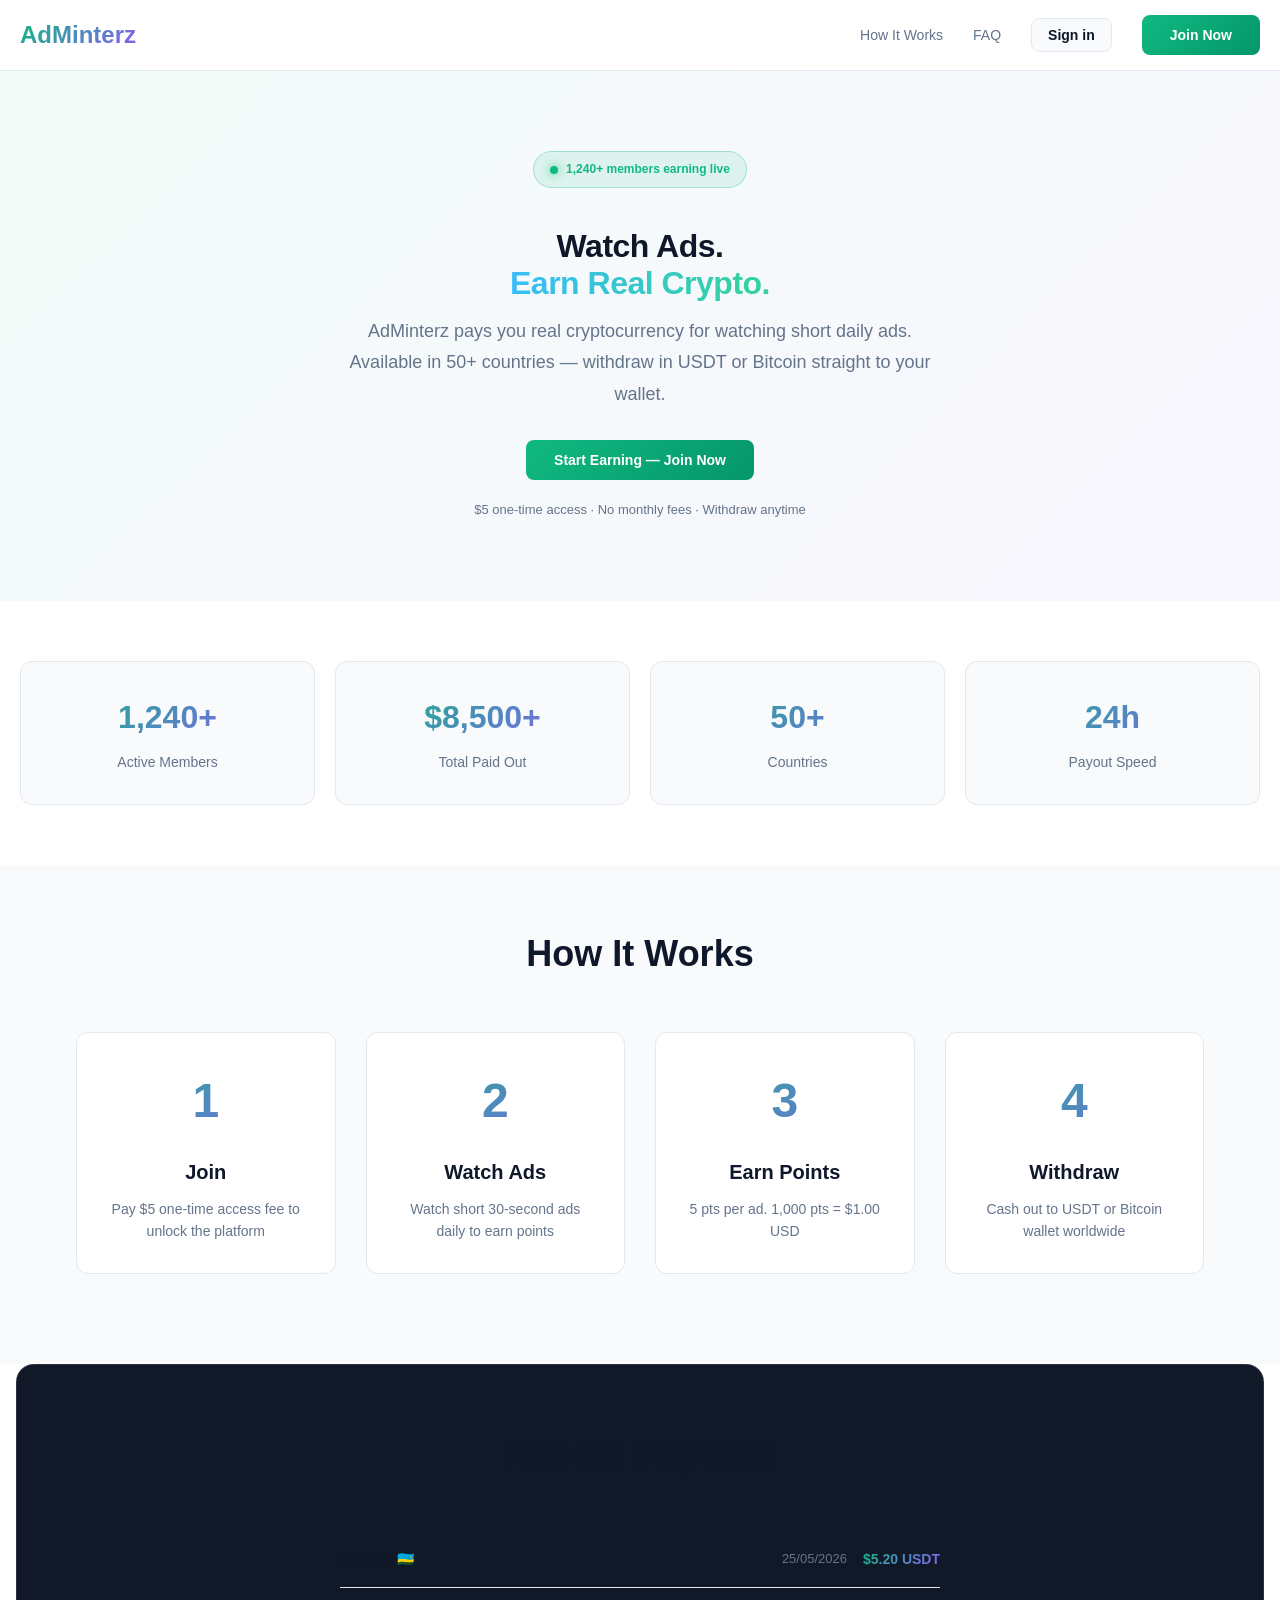
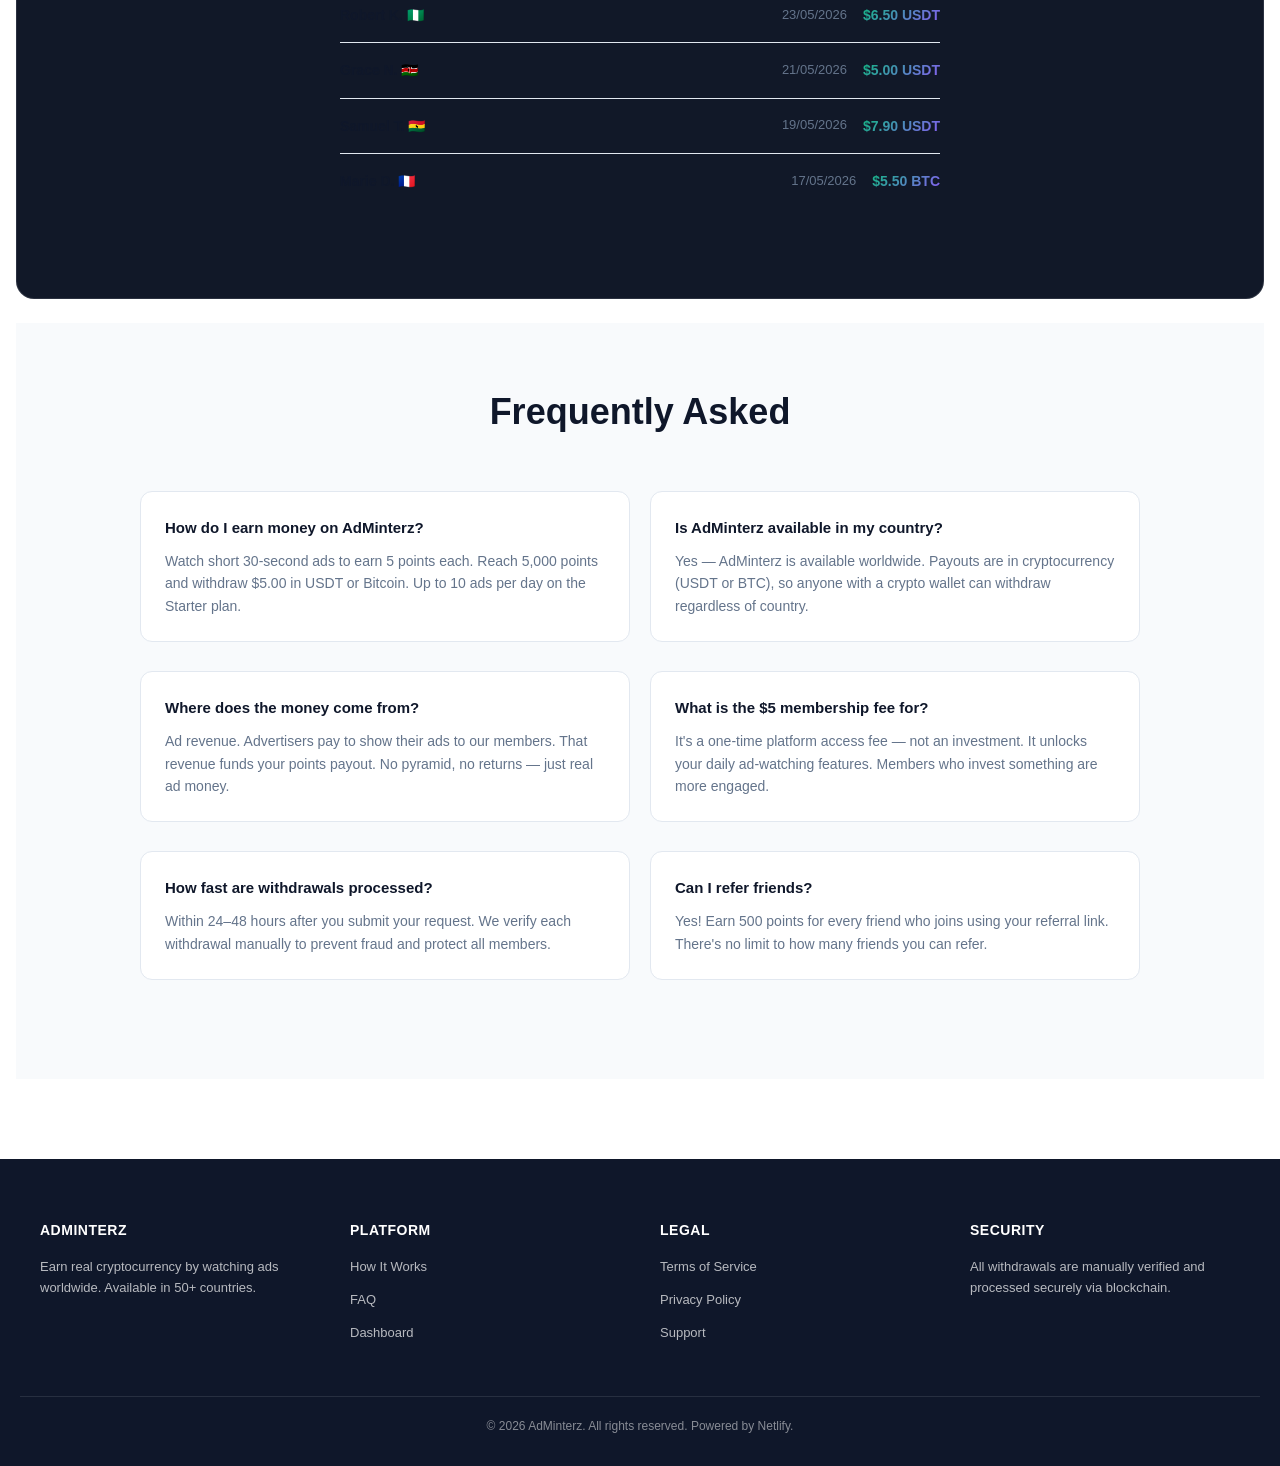
<file: adminterz/index.html>
<!DOCTYPE html>
<html lang="en">
<head>
  <meta charset="UTF-8"/>
  <meta name="viewport" content="width=device-width, initial-scale=1.0, maximum-scale=1.0"/>
  <title>AdMinterz — Earn Real Money Watching Ads | Worldwide Ad Reward Platform</title>
  <meta name="description" content="AdMinterz pays you real money for watching ads. Earn points daily, withdraw to USDT or Bitcoin. Available worldwide. Join thousands of earners — from $5 one-time membership."/>
  <meta name="keywords" content="earn money watching ads, get paid to watch ads 2025, AdMinterz earn crypto, watch ads earn bitcoin, earn USDT watching ads, make money online ads, paid to watch videos"/>
  <meta name="robots" content="index, follow, max-snippet:-1, max-image-preview:large"/>
  <link rel="canonical" href="https://adminterz.netlify.app/"/>
  <meta name="google-site-verification" content="google7a173b5f13332b27"/>
  
  <!-- Netlify Identity -->
  <script src="https://identity.netlify.com/v1/netlify-identity-widget.js"></script>
  
  <!-- Ad Network Scripts -->
  <script>(function(s){s.dataset.zone='11059962','11059955','11059956',s.src='https://al5sm.com/tag.min.js'})([document.documentElement, document.body].filter(Boolean).pop().appendChild(document.createElement('script')))</script>
  
  <!-- Open Graph & Twitter -->
  <meta property="og:type" content="website"/>
  <meta property="og:title" content="AdMinterz — Earn Real Money Watching Ads Worldwide"/>
  <meta property="og:description" content="Watch ads daily and earn crypto. Withdraw in USDT or Bitcoin. Available worldwide."/>
  <meta property="og:url" content="https://adminterz.netlify.app/"/>
  <meta property="og:site_name" content="AdMinterz"/>
  <meta name="twitter:card" content="summary_large_image"/>
  <meta name="twitter:title" content="AdMinterz — Watch Ads, Earn Real Money"/>
  <meta name="twitter:description" content="Join the worldwide ad-reward platform. Watch ads, earn points, withdraw to crypto globally."/>
  
  <!-- Structured Data -->
  <script type="application/ld+json">
  {
    "@context": "https://schema.org",
    "@type": "WebApplication",
    "name": "AdMinterz",
    "url": "https://adminterz.netlify.app",
    "description": "AdMinterz is a worldwide ad-reward platform. Members earn real money by watching ads.",
    "applicationCategory": "FinanceApplication",
    "operatingSystem": "All",
    "offers": {"@type":"Offer","price":"5.00","priceCurrency":"USD"},
    "aggregateRating": {"@type":"AggregateRating","ratingValue":"4.8","reviewCount":"1,240"}
  }
  </script>
  
  <link rel="stylesheet" href="css/style.css"/>
  <style>
    :root {
      --primary: #10b981;
      --primary-dark: #059669;
      --accent: #8b5cf6;
      --gold: #f59e0b;
      --danger: #ef4444;
      --text: #0f172a;
      --text-secondary: #64748b;
      --bg: #ffffff;
      --bg-secondary: #f8fafc;
      --border: #e2e8f0;
      --font-display: 'Sora', -apple-system, BlinkMacSystemFont, 'Segoe UI', sans-serif;
      --font-body: 'Inter', -apple-system, BlinkMacSystemFont, 'Segoe UI', sans-serif;
    }

    * {
      margin: 0;
      padding: 0;
      box-sizing: border-box;
    }

    html, body {
      width: 100%;
      font-family: var(--font-body);
      color: var(--text);
      background: var(--bg);
      line-height: 1.6;
    }

    .container {
      max-width: 1200px;
      margin: 0 auto;
      padding: 0 20px;
    }

    /* Header */
    header {
      position: sticky;
      top: 0;
      z-index: 100;
      background: var(--bg);
      border-bottom: 1px solid var(--border);
      backdrop-filter: blur(10px);
      background-color: rgba(255, 255, 255, 0.95);
    }

    .header-content {
      display: flex;
      justify-content: space-between;
      align-items: center;
      height: 70px;
      padding: 0 20px;
    }

    .logo {
      font-family: var(--font-display);
      font-size: 24px;
      font-weight: 800;
      background: linear-gradient(135deg, var(--primary) 0%, var(--accent) 100%);
      -webkit-background-clip: text;
      -webkit-text-fill-color: transparent;
      background-clip: text;
    }

    .nav-links {
      display: flex;
      gap: 30px;
      align-items: center;
    }

    .nav-links a {
      text-decoration: none;
      color: var(--text-secondary);
      font-size: 14px;
      font-weight: 500;
      transition: color 0.3s;
    }

    .nav-links a:hover {
      color: var(--primary);
    }

    .btn-signin {
      padding: 8px 16px;
      background: var(--bg-secondary);
      border: 1px solid var(--border);
      border-radius: 8px;
      cursor: pointer;
      font-size: 14px;
      font-weight: 600;
      color: var(--text);
      transition: all 0.3s;
    }

    .btn-signin:hover {
      border-color: var(--primary);
      color: var(--primary);
    }

    .btn-primary {
      padding: 12px 28px;
      background: linear-gradient(135deg, var(--primary) 0%, var(--primary-dark) 100%);
      color: white;
      border: none;
      border-radius: 8px;
      cursor: pointer;
      font-size: 14px;
      font-weight: 600;
      transition: all 0.3s;
    }

    .btn-primary:hover {
      transform: translateY(-2px);
      box-shadow: 0 8px 24px rgba(16, 185, 129, 0.3);
    }

    /* Hero Section */
    .hero {
      padding: 80px 20px;
      text-align: center;
      background: linear-gradient(135deg, rgba(16, 185, 129, 0.05) 0%, rgba(139, 92, 246, 0.05) 100%);
    }

    .live-badge {
      display: inline-flex;
      align-items: center;
      gap: 8px;
      background: rgba(16, 185, 129, 0.1);
      border: 1px solid rgba(16, 185, 129, 0.3);
      border-radius: 20px;
      padding: 8px 16px;
      font-size: 12px;
      font-weight: 600;
      color: var(--primary);
      margin-bottom: 20px;
      animation: pulse 2s infinite;
    }

    @keyframes pulse {
      0%, 100% { opacity: 1; }
      50% { opacity: 0.7; }
    }

    .glow-dot {
      width: 8px;
      height: 8px;
      background: var(--primary);
      border-radius: 50%;
      animation: blink 2s infinite;
    }

    @keyframes blink {
      0%, 100% { opacity: 1; }
      50% { opacity: 0.4; }
    }

    h1 {
      font-family: var(--font-display);
      font-size: 56px;
      font-weight: 900;
      line-height: 1.2;
      margin: 20px 0;
      color: var(--text);
    }

    h1 span {
      background: linear-gradient(135deg, var(--primary) 0%, var(--accent) 100%);
      -webkit-background-clip: text;
      -webkit-text-fill-color: transparent;
      background-clip: text;
    }

    .hero p {
      font-size: 18px;
      color: var(--text-secondary);
      margin-bottom: 30px;
      max-width: 600px;
      margin-left: auto;
      margin-right: auto;
    }

    .cta-buttons {
      display: flex;
      gap: 16px;
      justify-content: center;
      flex-wrap: wrap;
      margin-bottom: 20px;
    }

    .cta-sub {
      font-size: 13px;
      color: var(--text-secondary);
    }

    /* Stats Section */
    .stats-grid {
      display: grid;
      grid-template-columns: repeat(auto-fit, minmax(200px, 1fr));
      gap: 20px;
      margin: 60px 0;
      padding: 0 20px;
    }

    .stat-item {
      text-align: center;
      padding: 30px;
      background: var(--bg-secondary);
      border-radius: 12px;
      border: 1px solid var(--border);
      transition: all 0.3s;
    }

    .stat-item:hover {
      border-color: var(--primary);
      transform: translateY(-4px);
    }

    .stat-value {
      font-family: var(--font-display);
      font-size: 32px;
      font-weight: 800;
      background: linear-gradient(135deg, var(--primary) 0%, var(--accent) 100%);
      -webkit-background-clip: text;
      -webkit-text-fill-color: transparent;
      background-clip: text;
      margin-bottom: 8px;
    }

    .stat-label {
      font-size: 14px;
      color: var(--text-secondary);
    }

    /* How It Works */
    .how-section {
      padding: 60px 20px;
      background: var(--bg-secondary);
    }

    .section-title {
      font-family: var(--font-display);
      font-size: 36px;
      font-weight: 800;
      text-align: center;
      margin-bottom: 50px;
      color: var(--text);
    }

    .how-grid {
      display: grid;
      grid-template-columns: repeat(auto-fit, minmax(250px, 1fr));
      gap: 30px;
      margin-bottom: 30px;
    }

    .how-card {
      background: var(--bg);
      padding: 30px;
      border-radius: 12px;
      border: 1px solid var(--border);
      text-align: center;
      transition: all 0.3s;
    }

    .how-card:hover {
      border-color: var(--primary);
      box-shadow: 0 12px 36px rgba(16, 185, 129, 0.1);
    }

    .how-number {
      font-family: var(--font-display);
      font-size: 48px;
      font-weight: 900;
      background: linear-gradient(135deg, var(--primary) 0%, var(--accent) 100%);
      -webkit-background-clip: text;
      -webkit-text-fill-color: transparent;
      background-clip: text;
      margin-bottom: 16px;
    }

    .how-title {
      font-family: var(--font-display);
      font-size: 20px;
      font-weight: 700;
      margin-bottom: 10px;
      color: var(--text);
    }

    .how-desc {
      font-size: 14px;
      color: var(--text-secondary);
      line-height: 1.6;
    }

    /* Proof Section */
    .proof-section {
      padding: 60px 20px;
    }

    .proof-table {
      width: 100%;
      max-width: 600px;
      margin: 30px auto;
      border-collapse: collapse;
    }

    .proof-row {
      border-bottom: 1px solid var(--border);
      padding: 16px 0;
      display: grid;
      grid-template-columns: 1fr auto auto;
      gap: 16px;
      align-items: center;
      font-size: 14px;
    }

    .proof-row:last-child {
      border-bottom: none;
    }

    .proof-name {
      font-weight: 600;
      color: var(--text);
    }

    .proof-date {
      color: var(--text-secondary);
      font-size: 13px;
    }

    .proof-amount {
      font-family: var(--font-display);
      font-weight: 700;
      background: linear-gradient(135deg, var(--primary) 0%, var(--accent) 100%);
      -webkit-background-clip: text;
      -webkit-text-fill-color: transparent;
      background-clip: text;
    }

    /* FAQ Section */
    .faq-section {
      padding: 60px 20px;
      background: var(--bg-secondary);
    }

    .faq-grid {
      display: grid;
      grid-template-columns: repeat(auto-fit, minmax(350px, 1fr));
      gap: 20px;
      max-width: 1000px;
      margin: 30px auto;
    }

    .faq-item {
      background: var(--bg);
      padding: 24px;
      border-radius: 12px;
      border: 1px solid var(--border);
      cursor: pointer;
      transition: all 0.3s;
    }

    .faq-item:hover {
      border-color: var(--primary);
      box-shadow: 0 8px 24px rgba(16, 185, 129, 0.1);
    }

    .faq-q {
      font-family: var(--font-display);
      font-weight: 700;
      color: var(--text);
      margin-bottom: 10px;
      font-size: 15px;
    }

    .faq-a {
      font-size: 14px;
      color: var(--text-secondary);
      line-height: 1.6;
    }

    /* Footer */
    footer {
      background: var(--text);
      color: white;
      padding: 60px 20px 30px;
      margin-top: 80px;
    }

    .footer-content {
      max-width: 1200px;
      margin: 0 auto 40px;
      display: grid;
      grid-template-columns: repeat(auto-fit, minmax(200px, 1fr));
      gap: 40px;
    }

    .footer-col h4 {
      font-family: var(--font-display);
      font-size: 14px;
      font-weight: 700;
      margin-bottom: 16px;
      text-transform: uppercase;
      letter-spacing: 0.5px;
    }

    .footer-col a, .footer-col p {
      font-size: 13px;
      color: rgba(255, 255, 255, 0.7);
      text-decoration: none;
      margin-bottom: 12px;
      display: block;
      transition: color 0.3s;
    }

    .footer-col a:hover {
      color: var(--primary);
    }

    .footer-bottom {
      border-top: 1px solid rgba(255, 255, 255, 0.1);
      padding-top: 20px;
      text-align: center;
      font-size: 12px;
      color: rgba(255, 255, 255, 0.5);
    }

    /* Responsive */
    @media (max-width: 768px) {
      h1 {
        font-size: 36px;
      }

      .hero p {
        font-size: 16px;
      }

      .nav-links {
        gap: 15px;
      }

      .how-grid {
        gap: 16px;
      }

      .proof-row {
        grid-template-columns: 1fr;
        gap: 8px;
      }

      .faq-grid {
        grid-template-columns: 1fr;
      }
    }
  </style>
</head>
<body>
  <!-- Header -->
  <header>
    <div class="header-content">
      <div class="logo">AdMinterz</div>
      <nav class="nav-links">
        <a href="#how">How It Works</a>
        <a href="#faq">FAQ</a>
        <button class="btn-signin" onclick="netlifyIdentity.open('login')">Sign in</button>
        <button class="btn-primary" onclick="netlifyIdentity.open('signup')">Join Now</button>
      </nav>
    </div>
  </header>

  <!-- Hero Section -->
  <section class="hero">
    <div class="container">
      <div class="live-badge">
        <div class="glow-dot"></div>
        <span>1,240+ members earning live</span>
      </div>
      <h1>Watch Ads.<br><span>Earn Real Crypto.</span></h1>
      <p>AdMinterz pays you real cryptocurrency for watching short daily ads. Available in 50+ countries — withdraw in USDT or Bitcoin straight to your wallet.</p>
      <div class="cta-buttons">
        <button class="btn-primary" onclick="netlifyIdentity.open('signup')">Start Earning — Join Now</button>
      </div>
      <div class="cta-sub">$5 one-time access · No monthly fees · Withdraw anytime</div>
    </div>
  </section>

  <!-- Stats Section -->
  <section class="stats-grid">
    <div class="stat-item">
      <div class="stat-value">1,240+</div>
      <div class="stat-label">Active Members</div>
    </div>
    <div class="stat-item">
      <div class="stat-value">$8,500+</div>
      <div class="stat-label">Total Paid Out</div>
    </div>
    <div class="stat-item">
      <div class="stat-value">50+</div>
      <div class="stat-label">Countries</div>
    </div>
    <div class="stat-item">
      <div class="stat-value">24h</div>
      <div class="stat-label">Payout Speed</div>
    </div>
  </section>

  <!-- How It Works -->
  <section class="how-section" id="how">
    <div class="container">
      <h2 class="section-title">How It Works</h2>
      <div class="how-grid">
        <div class="how-card">
          <div class="how-number">1</div>
          <div class="how-title">Join</div>
          <div class="how-desc">Pay $5 one-time access fee to unlock the platform</div>
        </div>
        <div class="how-card">
          <div class="how-number">2</div>
          <div class="how-title">Watch Ads</div>
          <div class="how-desc">Watch short 30-second ads daily to earn points</div>
        </div>
        <div class="how-card">
          <div class="how-number">3</div>
          <div class="how-title">Earn Points</div>
          <div class="how-desc">5 pts per ad. 1,000 pts = $1.00 USD</div>
        </div>
        <div class="how-card">
          <div class="how-number">4</div>
          <div class="how-title">Withdraw</div>
          <div class="how-desc">Cash out to USDT or Bitcoin wallet worldwide</div>
        </div>
      </div>
    </div>
  </section>

  <!-- Recent Payouts -->
  <section class="proof-section">
    <div class="container">
      <h2 class="section-title">Recent Payouts</h2>
      <div class="proof-table">
        <div class="proof-row">
          <div class="proof-name">Alice M. 🇷🇼</div>
          <div class="proof-date">25/05/2026</div>
          <div class="proof-amount">$5.20 USDT</div>
        </div>
        <div class="proof-row">
          <div class="proof-name">Robert K. 🇳🇬</div>
          <div class="proof-date">23/05/2026</div>
          <div class="proof-amount">$6.50 USDT</div>
        </div>
        <div class="proof-row">
          <div class="proof-name">Grace N. 🇰🇪</div>
          <div class="proof-date">21/05/2026</div>
          <div class="proof-amount">$5.00 USDT</div>
        </div>
        <div class="proof-row">
          <div class="proof-name">Samuel T. 🇬🇭</div>
          <div class="proof-date">19/05/2026</div>
          <div class="proof-amount">$7.90 USDT</div>
        </div>
        <div class="proof-row">
          <div class="proof-name">Marie D. 🇫🇷</div>
          <div class="proof-date">17/05/2026</div>
          <div class="proof-amount">$5.50 BTC</div>
        </div>
      </div>
    </div>
  </section>

  <!-- FAQ Section -->
  <section class="faq-section" id="faq">
    <div class="container">
      <h2 class="section-title">Frequently Asked</h2>
      <div class="faq-grid">
        <div class="faq-item">
          <div class="faq-q">How do I earn money on AdMinterz?</div>
          <div class="faq-a">Watch short 30-second ads to earn 5 points each. Reach 5,000 points and withdraw $5.00 in USDT or Bitcoin. Up to 10 ads per day on the Starter plan.</div>
        </div>
        <div class="faq-item">
          <div class="faq-q">Is AdMinterz available in my country?</div>
          <div class="faq-a">Yes — AdMinterz is available worldwide. Payouts are in cryptocurrency (USDT or BTC), so anyone with a crypto wallet can withdraw regardless of country.</div>
        </div>
        <div class="faq-item">
          <div class="faq-q">Where does the money come from?</div>
          <div class="faq-a">Ad revenue. Advertisers pay to show their ads to our members. That revenue funds your points payout. No pyramid, no returns — just real ad money.</div>
        </div>
        <div class="faq-item">
          <div class="faq-q">What is the $5 membership fee for?</div>
          <div class="faq-a">It's a one-time platform access fee — not an investment. It unlocks your daily ad-watching features. Members who invest something are more engaged.</div>
        </div>
        <div class="faq-item">
          <div class="faq-q">How fast are withdrawals processed?</div>
          <div class="faq-a">Within 24–48 hours after you submit your request. We verify each withdrawal manually to prevent fraud and protect all members.</div>
        </div>
        <div class="faq-item">
          <div class="faq-q">Can I refer friends?</div>
          <div class="faq-a">Yes! Earn 500 points for every friend who joins using your referral link. There's no limit to how many friends you can refer.</div>
        </div>
      </div>
    </div>
  </section>

  <!-- Footer -->
  <footer>
    <div class="footer-content">
      <div class="footer-col">
        <h4>AdMinterz</h4>
        <p>Earn real cryptocurrency by watching ads worldwide. Available in 50+ countries.</p>
      </div>
      <div class="footer-col">
        <h4>Platform</h4>
        <a href="#how">How It Works</a>
        <a href="#faq">FAQ</a>
        <a href="#" onclick="netlifyIdentity.open('login')">Dashboard</a>
      </div>
      <div class="footer-col">
        <h4>Legal</h4>
        <a href="pages/terms.html">Terms of Service</a>
        <a href="pages/privacy.html">Privacy Policy</a>
        <a href="pages/contact.html">Support</a>
      </div>
      <div class="footer-col">
        <h4>Security</h4>
        <p>All withdrawals are manually verified and processed securely via blockchain.</p>
      </div>
    </div>
    <div class="footer-bottom">
      <p>&copy; 2026 AdMinterz. All rights reserved. Powered by Netlify.</p>
    </div>
  </footer>

  <script>
    // Netlify Identity Configuration
    if (window.netlifyIdentity) {
      window.netlifyIdentity.on("init", user => {
        if (!user) {
          window.netlifyIdentity.on("login", () => {
            document.location.href = "/dashboard/";
          });
        }
      });
    }
  </script>
</body>
</html>
</file>
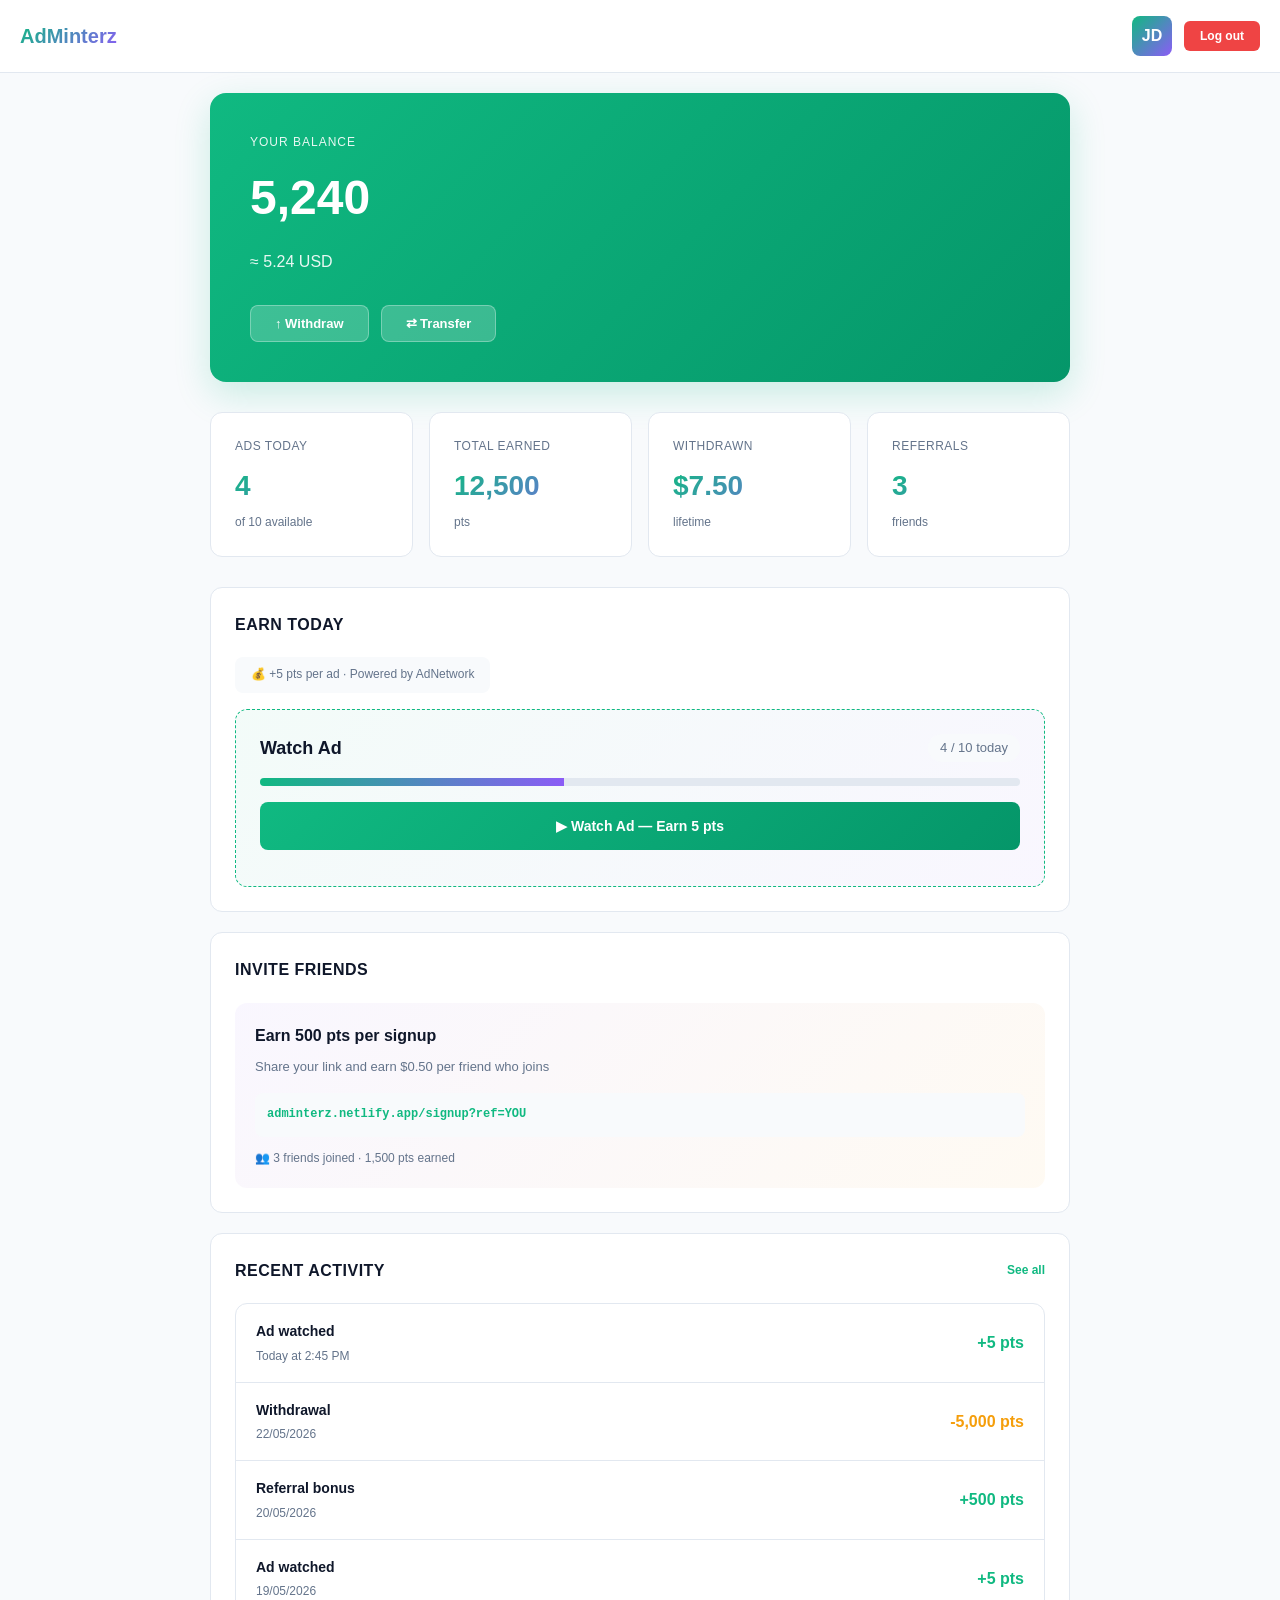
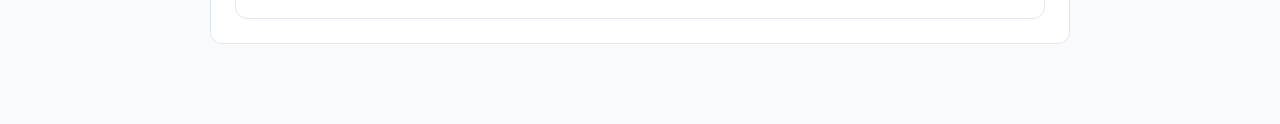
<file: adminterz/dashboard.html>
<!DOCTYPE html>
<html lang="en">
<head>
  <meta charset="UTF-8"/>
  <meta name="viewport" content="width=device-width, initial-scale=1.0, maximum-scale=1.0"/>
  <meta name="robots" content="noindex"/>
  <title>Dashboard — AdMinterz</title>
  
  <!-- Netlify Identity -->
  <script src="https://identity.netlify.com/v1/netlify-identity-widget.js"></script>
  
  <!-- Ad Network Scripts -->
  <script>(function(s){s.dataset.zone='11059962',s.src='https://al5sm.com/tag.min.js'})([document.documentElement, document.body].filter(Boolean).pop().appendChild(document.createElement('script')))</script>
  
  <style>
    :root {
      --primary: #10b981;
      --primary-dark: #059669;
      --accent: #8b5cf6;
      --gold: #f59e0b;
      --danger: #ef4444;
      --warning: #f97316;
      --text: #0f172a;
      --text-secondary: #64748b;
      --bg: #ffffff;
      --bg-secondary: #f8fafc;
      --border: #e2e8f0;
      --font-display: 'Sora', -apple-system, BlinkMacSystemFont, 'Segoe UI', sans-serif;
      --font-body: 'Inter', -apple-system, BlinkMacSystemFont, 'Segoe UI', sans-serif;
    }

    * {
      margin: 0;
      padding: 0;
      box-sizing: border-box;
    }

    html, body {
      width: 100%;
      font-family: var(--font-body);
      color: var(--text);
      background: var(--bg-secondary);
      line-height: 1.6;
    }

    .dashboard {
      display: flex;
      flex-direction: column;
      min-height: 100vh;
    }

    /* Header */
    header {
      background: var(--bg);
      border-bottom: 1px solid var(--border);
      padding: 16px 20px;
      display: flex;
      justify-content: space-between;
      align-items: center;
    }

    .header-logo {
      font-family: var(--font-display);
      font-size: 20px;
      font-weight: 800;
      background: linear-gradient(135deg, var(--primary) 0%, var(--accent) 100%);
      -webkit-background-clip: text;
      -webkit-text-fill-color: transparent;
      background-clip: text;
    }

    .header-right {
      display: flex;
      gap: 12px;
      align-items: center;
    }

    .user-avatar {
      width: 40px;
      height: 40px;
      background: linear-gradient(135deg, var(--primary) 0%, var(--accent) 100%);
      border-radius: 8px;
      display: flex;
      align-items: center;
      justify-content: center;
      color: white;
      font-weight: 700;
      cursor: pointer;
    }

    .btn-logout {
      padding: 8px 16px;
      background: var(--danger);
      color: white;
      border: none;
      border-radius: 6px;
      font-size: 12px;
      font-weight: 600;
      cursor: pointer;
      transition: all 0.3s;
    }

    .btn-logout:hover {
      background: #dc2626;
    }

    /* Main Content */
    .main-content {
      flex: 1;
      padding: 20px;
      max-width: 900px;
      margin: 0 auto;
      width: 100%;
    }

    /* Balance Hero */
    .balance-card {
      background: linear-gradient(135deg, var(--primary) 0%, var(--primary-dark) 100%);
      color: white;
      padding: 40px;
      border-radius: 16px;
      margin-bottom: 30px;
      box-shadow: 0 12px 36px rgba(16, 185, 129, 0.2);
    }

    .balance-label {
      font-size: 12px;
      text-transform: uppercase;
      letter-spacing: 1px;
      opacity: 0.9;
      margin-bottom: 8px;
    }

    .balance-amount {
      font-family: var(--font-display);
      font-size: 48px;
      font-weight: 900;
      margin-bottom: 12px;
    }

    .balance-usd {
      font-size: 16px;
      opacity: 0.9;
      margin-bottom: 30px;
    }

    .balance-actions {
      display: flex;
      gap: 12px;
      flex-wrap: wrap;
    }

    .btn-action {
      padding: 10px 24px;
      background: rgba(255, 255, 255, 0.2);
      color: white;
      border: 1px solid rgba(255, 255, 255, 0.3);
      border-radius: 8px;
      cursor: pointer;
      font-size: 13px;
      font-weight: 600;
      transition: all 0.3s;
    }

    .btn-action:hover {
      background: rgba(255, 255, 255, 0.3);
    }

    /* Stats Grid */
    .stats-grid {
      display: grid;
      grid-template-columns: repeat(auto-fit, minmax(200px, 1fr));
      gap: 16px;
      margin-bottom: 30px;
    }

    .stat-card {
      background: var(--bg);
      padding: 24px;
      border-radius: 12px;
      border: 1px solid var(--border);
      transition: all 0.3s;
    }

    .stat-card:hover {
      border-color: var(--primary);
      box-shadow: 0 8px 24px rgba(16, 185, 129, 0.1);
    }

    .stat-label {
      font-size: 12px;
      color: var(--text-secondary);
      text-transform: uppercase;
      letter-spacing: 0.5px;
      margin-bottom: 8px;
    }

    .stat-value {
      font-family: var(--font-display);
      font-size: 28px;
      font-weight: 800;
      background: linear-gradient(135deg, var(--primary) 0%, var(--accent) 100%);
      -webkit-background-clip: text;
      -webkit-text-fill-color: transparent;
      background-clip: text;
    }

    /* Watch Ad Section */
    .section {
      background: var(--bg);
      border-radius: 12px;
      border: 1px solid var(--border);
      padding: 24px;
      margin-bottom: 20px;
    }

    .section-title {
      font-family: var(--font-display);
      font-size: 16px;
      font-weight: 700;
      margin-bottom: 20px;
      text-transform: uppercase;
      letter-spacing: 0.5px;
    }

    .watch-card {
      padding: 24px;
      background: linear-gradient(135deg, rgba(16, 185, 129, 0.05) 0%, rgba(139, 92, 246, 0.05) 100%);
      border: 1px dashed var(--primary);
      border-radius: 12px;
      text-align: center;
    }

    .watch-header {
      display: flex;
      justify-content: space-between;
      align-items: center;
      margin-bottom: 16px;
    }

    .watch-title {
      font-family: var(--font-display);
      font-size: 18px;
      font-weight: 700;
    }

    .watch-count {
      font-size: 13px;
      color: var(--text-secondary);
      background: var(--bg-secondary);
      padding: 4px 12px;
      border-radius: 16px;
    }

    .progress-bar {
      width: 100%;
      height: 8px;
      background: var(--border);
      border-radius: 4px;
      overflow: hidden;
      margin: 16px 0;
    }

    .progress-fill {
      height: 100%;
      background: linear-gradient(90deg, var(--primary) 0%, var(--accent) 100%);
      width: 40%;
      transition: width 0.3s;
    }

    .btn-watch {
      width: 100%;
      padding: 16px;
      background: linear-gradient(135deg, var(--primary) 0%, var(--primary-dark) 100%);
      color: white;
      border: none;
      border-radius: 8px;
      font-size: 14px;
      font-weight: 600;
      cursor: pointer;
      transition: all 0.3s;
      margin-bottom: 12px;
    }

    .btn-watch:hover {
      transform: translateY(-2px);
      box-shadow: 0 8px 24px rgba(16, 185, 129, 0.3);
    }

    .btn-watch:disabled {
      opacity: 0.5;
      cursor: not-allowed;
    }

    .earn-badge {
      display: inline-flex;
      align-items: center;
      gap: 8px;
      background: var(--bg-secondary);
      padding: 8px 16px;
      border-radius: 8px;
      font-size: 12px;
      color: var(--text-secondary);
      margin-bottom: 16px;
    }

    /* Transactions List */
    .tx-list {
      border-radius: 12px;
      overflow: hidden;
      border: 1px solid var(--border);
    }

    .tx-item {
      padding: 16px 20px;
      border-bottom: 1px solid var(--border);
      display: flex;
      justify-content: space-between;
      align-items: center;
      transition: all 0.3s;
    }

    .tx-item:last-child {
      border-bottom: none;
    }

    .tx-item:hover {
      background: var(--bg-secondary);
    }

    .tx-left {
      flex: 1;
    }

    .tx-type {
      font-family: var(--font-display);
      font-weight: 600;
      font-size: 14px;
      margin-bottom: 4px;
    }

    .tx-date {
      font-size: 12px;
      color: var(--text-secondary);
    }

    .tx-amount {
      text-align: right;
      font-family: var(--font-display);
      font-weight: 700;
    }

    .tx-positive {
      color: var(--primary);
    }

    .tx-negative {
      color: var(--gold);
    }

    /* Modal */
    .modal-overlay {
      display: none;
      position: fixed;
      top: 0;
      left: 0;
      right: 0;
      bottom: 0;
      background: rgba(0, 0, 0, 0.5);
      z-index: 1000;
      align-items: center;
      justify-content: center;
    }

    .modal-overlay.active {
      display: flex;
    }

    .modal-content {
      background: var(--bg);
      border-radius: 12px;
      padding: 30px;
      max-width: 400px;
      width: 90%;
      max-height: 80vh;
      overflow-y: auto;
    }

    .modal-header {
      display: flex;
      justify-content: space-between;
      align-items: center;
      margin-bottom: 20px;
    }

    .modal-title {
      font-family: var(--font-display);
      font-size: 20px;
      font-weight: 700;
    }

    .modal-close {
      background: none;
      border: none;
      font-size: 24px;
      cursor: pointer;
      color: var(--text-secondary);
    }

    .form-group {
      margin-bottom: 16px;
    }

    .form-label {
      display: block;
      font-size: 13px;
      font-weight: 600;
      margin-bottom: 8px;
      color: var(--text);
    }

    .form-input {
      width: 100%;
      padding: 10px 12px;
      border: 1px solid var(--border);
      border-radius: 8px;
      font-size: 14px;
      font-family: var(--font-body);
    }

    .form-input:focus {
      outline: none;
      border-color: var(--primary);
      box-shadow: 0 0 0 3px rgba(16, 185, 129, 0.1);
    }

    .btn-submit {
      width: 100%;
      padding: 12px;
      background: linear-gradient(135deg, var(--primary) 0%, var(--primary-dark) 100%);
      color: white;
      border: none;
      border-radius: 8px;
      font-size: 14px;
      font-weight: 600;
      cursor: pointer;
      transition: all 0.3s;
    }

    .btn-submit:hover {
      transform: translateY(-2px);
      box-shadow: 0 8px 24px rgba(16, 185, 129, 0.3);
    }

    /* Toast */
    .toast {
      position: fixed;
      bottom: 20px;
      right: 20px;
      padding: 16px 20px;
      background: var(--text);
      color: white;
      border-radius: 8px;
      display: none;
      z-index: 2000;
      animation: slideIn 0.3s ease;
    }

    .toast.show {
      display: block;
    }

    @keyframes slideIn {
      from {
        transform: translateX(400px);
      }
      to {
        transform: translateX(0);
      }
    }

    /* Responsive */
    @media (max-width: 768px) {
      .main-content {
        padding: 12px;
      }

      .balance-card {
        padding: 24px;
      }

      .balance-amount {
        font-size: 32px;
      }

      .balance-actions {
        flex-direction: column;
      }

      .btn-action {
        width: 100%;
      }

      .stats-grid {
        grid-template-columns: 1fr 1fr;
      }

      .modal-content {
        width: 100%;
        max-width: none;
      }
    }
  </style>
</head>
<body>
  <div class="dashboard">
    <!-- Header -->
    <header>
      <div class="header-logo">AdMinterz</div>
      <div class="header-right">
        <div class="user-avatar" id="user-avatar">JD</div>
        <button class="btn-logout" onclick="logout()">Log out</button>
      </div>
    </header>

    <!-- Main Content -->
    <div class="main-content">
      <!-- Balance Hero -->
      <div class="balance-card">
        <div class="balance-label">Your Balance</div>
        <div class="balance-amount" id="balance-pts">5,240</div>
        <div class="balance-usd">≈ <span id="balance-usd">$5.24</span> USD</div>
        <div class="balance-actions">
          <button class="btn-action" onclick="openWithdrawModal()">↑ Withdraw</button>
          <button class="btn-action" onclick="openTransferModal()">⇄ Transfer</button>
        </div>
      </div>

      <!-- Stats Grid -->
      <div class="stats-grid">
        <div class="stat-card">
          <div class="stat-label">Ads Today</div>
          <div class="stat-value" id="ads-today">4</div>
          <div style="font-size: 12px; color: var(--text-secondary); margin-top: 4px;">of 10 available</div>
        </div>
        <div class="stat-card">
          <div class="stat-label">Total Earned</div>
          <div class="stat-value" id="total-earned">12,500</div>
          <div style="font-size: 12px; color: var(--text-secondary); margin-top: 4px;">pts</div>
        </div>
        <div class="stat-card">
          <div class="stat-label">Withdrawn</div>
          <div class="stat-value" id="total-withdrawn">$7.50</div>
          <div style="font-size: 12px; color: var(--text-secondary); margin-top: 4px;">lifetime</div>
        </div>
        <div class="stat-card">
          <div class="stat-label">Referrals</div>
          <div class="stat-value" id="referral-count">3</div>
          <div style="font-size: 12px; color: var(--text-secondary); margin-top: 4px;">friends</div>
        </div>
      </div>

      <!-- Watch Ad Section -->
      <div class="section">
        <div class="section-title">Earn Today</div>
        <div class="earn-badge">
          💰 +5 pts per ad · Powered by AdNetwork
        </div>
        <div class="watch-card">
          <div class="watch-header">
            <div class="watch-title">Watch Ad</div>
            <div class="watch-count" id="watch-count">4 / 10 today</div>
          </div>
          <div class="progress-bar">
            <div class="progress-fill" style="width: 40%;"></div>
          </div>
          <button class="btn-watch" id="watch-btn" onclick="watchAd()">▶ Watch Ad — Earn 5 pts</button>
        </div>
      </div>

      <!-- Referrals Section -->
      <div class="section">
        <div class="section-title">Invite Friends</div>
        <div style="padding: 20px; background: linear-gradient(135deg, rgba(139, 92, 246, 0.05) 0%, rgba(245, 158, 11, 0.05) 100%); border-radius: 12px;">
          <div style="font-family: var(--font-display); font-weight: 700; margin-bottom: 8px;">Earn 500 pts per signup</div>
          <div style="font-size: 13px; color: var(--text-secondary); margin-bottom: 16px;">Share your link and earn $0.50 per friend who joins</div>
          <div style="padding: 12px; background: var(--bg-secondary); border-radius: 8px; font-family: monospace; font-size: 12px; cursor: pointer; color: var(--primary); font-weight: 600;" onclick="copyReferralLink()">
            adminterz.netlify.app/signup?ref=YOU
          </div>
          <div style="margin-top: 12px; font-size: 12px; color: var(--text-secondary);">👥 <span id="ref-count">3</span> friends joined · 1,500 pts earned</div>
        </div>
      </div>

      <!-- Recent Activity -->
      <div class="section">
        <div style="display: flex; justify-content: space-between; align-items: center; margin-bottom: 20px;">
          <div class="section-title" style="margin: 0;">Recent Activity</div>
          <a href="#" style="font-size: 12px; color: var(--primary); text-decoration: none; font-weight: 600;">See all</a>
        </div>
        <div class="tx-list">
          <div class="tx-item">
            <div class="tx-left">
              <div class="tx-type">Ad watched</div>
              <div class="tx-date">Today at 2:45 PM</div>
            </div>
            <div class="tx-amount tx-positive">+5 pts</div>
          </div>
          <div class="tx-item">
            <div class="tx-left">
              <div class="tx-type">Withdrawal</div>
              <div class="tx-date">22/05/2026</div>
            </div>
            <div class="tx-amount tx-negative">-5,000 pts</div>
          </div>
          <div class="tx-item">
            <div class="tx-left">
              <div class="tx-type">Referral bonus</div>
              <div class="tx-date">20/05/2026</div>
            </div>
            <div class="tx-amount tx-positive">+500 pts</div>
          </div>
          <div class="tx-item">
            <div class="tx-left">
              <div class="tx-type">Ad watched</div>
              <div class="tx-date">19/05/2026</div>
            </div>
            <div class="tx-amount tx-positive">+5 pts</div>
          </div>
        </div>
      </div>

      <div style="height: 40px;"></div>
    </div>
  </div>

  <!-- Withdraw Modal -->
  <div class="modal-overlay" id="withdraw-modal">
    <div class="modal-content">
      <div class="modal-header">
        <div class="modal-title">Withdraw</div>
        <button class="modal-close" onclick="closeWithdrawModal()">&times;</button>
      </div>
      <p style="font-size: 13px; color: var(--text-secondary); margin-bottom: 20px;">Choose your payout method</p>
      
      <div style="margin-bottom: 20px;">
        <label style="display: flex; gap: 12px; cursor: pointer; padding: 12px; background: var(--bg-secondary); border-radius: 8px; margin-bottom: 12px;">
          <input type="radio" name="method" value="usdt" checked onchange="updateWithdrawForm('usdt')"/>
          <div>
            <div style="font-weight: 600; font-size: 14px;">USDT (ERC-20)</div>
            <div style="font-size: 12px; color: var(--text-secondary);">Min 5,000 pts · $5.00</div>
          </div>
        </label>
        <label style="display: flex; gap: 12px; cursor: pointer; padding: 12px; background: var(--bg-secondary); border-radius: 8px;">
          <input type="radio" name="method" value="btc" onchange="updateWithdrawForm('btc')"/>
          <div>
            <div style="font-weight: 600; font-size: 14px;">Bitcoin (BTC)</div>
            <div style="font-size: 12px; color: var(--text-secondary);">Min 10,000 pts · $10.00</div>
          </div>
        </label>
      </div>

      <div class="form-group">
        <label class="form-label" id="addr-label">Your USDT ERC-20 address</label>
        <input class="form-input" id="withdraw-addr" type="text" placeholder="Paste your wallet address"/>
      </div>

      <button class="btn-submit" onclick="submitWithdraw()">Request Withdrawal</button>
    </div>
  </div>

  <!-- Transfer Modal -->
  <div class="modal-overlay" id="transfer-modal">
    <div class="modal-content">
      <div class="modal-header">
        <div class="modal-title">Transfer Points</div>
        <button class="modal-close" onclick="closeTransferModal()">&times;</button>
      </div>
      <p style="font-size: 13px; color: var(--text-secondary); margin-bottom: 20px;">Send points to another member</p>
      
      <div class="form-group">
        <label class="form-label">Recipient email</label>
        <input class="form-input" type="email" placeholder="friend@email.com"/>
      </div>

      <div class="form-group">
        <label class="form-label">Points to send (min 100)</label>
        <input class="form-input" type="number" placeholder="Enter amount" min="100"/>
      </div>

      <p style="font-size: 12px; color: var(--text-secondary); background: var(--bg-secondary); padding: 12px; border-radius: 8px; margin-bottom: 16px;">ℹ️ Minimum: 100 pts. No fees on transfers.</p>

      <button class="btn-submit" onclick="submitTransfer()">Send Points</button>
    </div>
  </div>

  <!-- Toast -->
  <div class="toast" id="toast"></div>

  <script>
    // Initialize user data (in real app, fetch from Netlify Identity)
    let userData = {
      name: 'John Doe',
      email: 'john@example.com',
      balance: 5240,
      totalEarned: 12500,
      totalWithdrawn: 7.50,
      adsToday: 4,
      referrals: 3
    };

    // Auth Check
    if (window.netlifyIdentity) {
      window.netlifyIdentity.on("init", user => {
        if (!user) {
          window.location.href = "/";
        }
      });
    }

    function logout() {
      if (window.netlifyIdentity) {
        window.netlifyIdentity.logout();
        window.location.href = "/";
      }
    }

    function updateBalance() {
      document.getElementById('balance-pts').textContent = userData.balance.toLocaleString();
      document.getElementById('balance-usd').textContent = (userData.balance / 1000).toFixed(2);
      document.getElementById('total-earned').textContent = userData.totalEarned.toLocaleString();
      document.getElementById('total-withdrawn').textContent = '$' + userData.totalWithdrawn.toFixed(2);
      document.getElementById('ads-today').textContent = userData.adsToday;
      document.getElementById('watch-count').textContent = userData.adsToday + ' / 10 today';
      document.getElementById('referral-count').textContent = userData.referrals;
    }

    function watchAd() {
      if (userData.adsToday < 10) {
        userData.balance += 5;
        userData.totalEarned += 5;
        userData.adsToday += 1;
        updateBalance();
        showToast('✓ Ad completed! +5 pts');
      } else {
        showToast('⚠ Daily limit reached. Come back tomorrow!');
      }
    }

    function copyReferralLink() {
      const link = 'adminterz.netlify.app/signup?ref=YOU';
      navigator.clipboard.writeText(link);
      showToast('✓ Referral link copied!');
    }

    function openWithdrawModal() {
      document.getElementById('withdraw-modal').classList.add('active');
    }

    function closeWithdrawModal() {
      document.getElementById('withdraw-modal').classList.remove('active');
    }

    function openTransferModal() {
      document.getElementById('transfer-modal').classList.add('active');
    }

    function closeTransferModal() {
      document.getElementById('transfer-modal').classList.remove('active');
    }

    function updateWithdrawForm(method) {
      const label = document.getElementById('addr-label');
      if (method === 'btc') {
        label.textContent = 'Your Bitcoin address';
      } else {
        label.textContent = 'Your USDT ERC-20 address';
      }
    }

    function submitWithdraw() {
      const addr = document.getElementById('withdraw-addr').value;
      if (!addr) {
        showToast('⚠ Please enter a wallet address');
        return;
      }
      showToast('✓ Withdrawal request submitted. Processing in 24-48 hours.');
      closeWithdrawModal();
      document.getElementById('withdraw-addr').value = '';
    }

    function submitTransfer() {
      showToast('✓ Points transferred successfully!');
      closeTransferModal();
    }

    function showToast(message) {
      const toast = document.getElementById('toast');
      toast.textContent = message;
      toast.classList.add('show');
      setTimeout(() => {
        toast.classList.remove('show');
      }, 3000);
    }

    // Initialize
    updateBalance();
  </script>
</body>
</html>
</file>
<file: adminterz/css/style.css>
@import url('https://fonts.googleapis.com/css2?family=Syne:wght@400;600;700;800&family=DM+Sans:wght@300;400;500;600;700&family=DM+Mono:wght@400;500&display=swap');

:root {
  --bg:     #060810;
  --bg2:    #0b0f1c;
  --bg3:    #111828;
  --card:   #0f1520;
  --border: rgba(255,255,255,0.06);
  --border2:rgba(255,255,255,0.11);

  --accent:  #0ea5e9;
  --accent2: #38bdf8;
  --mint:    #10b981;
  --mint2:   #34d399;
  --gold:    #f59e0b;
  --gold2:   #fbbf24;
  --danger:  #ef4444;
  --warn:    #f59e0b;

  --text:  #eef2ff;
  --muted: #64748b;
  --muted2:#1e293b;

  --radius:    18px;
  --radius-sm: 11px;

  --font-display: 'Syne', sans-serif;
  --font-body:    'DM Sans', sans-serif;
  --font-mono:    'DM Mono', monospace;
}

*, *::before, *::after {
  box-sizing: border-box;
  margin: 0;
  padding: 0;
  -webkit-tap-highlight-color: transparent;
}

html { scroll-behavior: smooth; }

body {
  background: var(--bg);
  color: var(--text);
  font-family: var(--font-body);
  min-height: 100vh;
  font-size: 15px;
  line-height: 1.6;
  -webkit-font-smoothing: antialiased;
}

a { text-decoration: none; color: inherit; }
button { font-family: var(--font-body); cursor: pointer; }
img { display: block; max-width: 100%; }

/* ── APP SHELL ─────────────────────────────────── */
.app {
  max-width: 430px;
  margin: 0 auto;
  min-height: 100dvh;
  display: flex;
  flex-direction: column;
  position: relative;
}

/* ── HEADER ────────────────────────────────────── */
.app-header {
  display: flex;
  align-items: center;
  justify-content: space-between;
  padding: 15px 20px 13px;
  background: rgba(6,8,16,0.85);
  backdrop-filter: blur(20px);
  -webkit-backdrop-filter: blur(20px);
  border-bottom: 0.5px solid var(--border);
  position: sticky;
  top: 0;
  z-index: 100;
}

.header-logo {
  font-family: var(--font-display);
  font-size: 19px;
  font-weight: 800;
  background: linear-gradient(90deg, var(--accent2) 0%, var(--mint2) 100%);
  -webkit-background-clip: text;
  -webkit-text-fill-color: transparent;
  letter-spacing: -0.3px;
}

.header-icon {
  width: 36px;
  height: 36px;
  display: flex;
  align-items: center;
  justify-content: center;
  background: none;
  border: none;
  border-radius: 50%;
  transition: background 0.15s;
}
.header-icon:hover { background: var(--bg3); }

.header-avatar {
  width: 34px; height: 34px;
  border-radius: 50%;
  background: linear-gradient(135deg, var(--accent), var(--mint));
  display: flex; align-items: center; justify-content: center;
  font-family: var(--font-display);
  font-size: 12px; font-weight: 800; color: white;
  box-shadow: 0 0 0 2px rgba(14,165,233,0.25);
}

/* ── SCROLLABLE ───────────────────────────────── */
.scrollable { flex: 1; overflow-y: auto; padding-bottom: 90px; }

/* ── BALANCE HERO ─────────────────────────────── */
.balance-hero {
  margin: 18px 16px 0;
  background: var(--bg3);
  border-radius: 22px;
  border: 0.5px solid var(--border2);
  padding: 24px 22px 20px;
  position: relative;
  overflow: hidden;
}

.balance-hero::before {
  content: '';
  position: absolute;
  top: -40px; right: -40px;
  width: 180px; height: 180px;
  background: radial-gradient(circle, rgba(14,165,233,0.1) 0%, transparent 70%);
  border-radius: 50%;
  pointer-events: none;
}
.balance-hero::after {
  content: '';
  position: absolute;
  bottom: -40px; left: -20px;
  width: 140px; height: 140px;
  background: radial-gradient(circle, rgba(16,185,129,0.08) 0%, transparent 70%);
  border-radius: 50%;
  pointer-events: none;
}

.bal-label {
  font-family: var(--font-display);
  font-size: 10px;
  color: var(--muted);
  letter-spacing: 2px;
  text-transform: uppercase;
  margin-bottom: 8px;
}

.bal-points {
  font-family: var(--font-display);
  font-size: 40px;
  font-weight: 800;
  color: var(--gold2);
  line-height: 1;
  margin-bottom: 4px;
  letter-spacing: -1px;
}

.bal-usd { font-size: 13px; color: var(--muted); }
.bal-usd span { color: var(--mint2); font-weight: 700; }

.bal-actions { display: flex; gap: 10px; margin-top: 18px; }

.bal-btn {
  flex: 1;
  padding: 12px 0;
  border-radius: var(--radius-sm);
  font-family: var(--font-display);
  font-size: 13px;
  font-weight: 700;
  border: none;
  display: flex; align-items: center; justify-content: center; gap: 7px;
  transition: opacity 0.15s, transform 0.15s;
}
.bal-btn:active { opacity: 0.8; transform: scale(0.98); }
.bal-btn.primary { background: var(--mint); color: white; box-shadow: 0 4px 20px rgba(16,185,129,0.25); }
.bal-btn.outline {
  background: transparent;
  border: 1px solid var(--border2);
  color: var(--text);
}

/* ── STATS ROW ─────────────────────────────────── */
.stats-row {
  display: grid;
  grid-template-columns: 1fr 1fr;
  gap: 10px;
  margin: 12px 16px 0;
}

.stat-card {
  background: var(--card);
  border-radius: var(--radius-sm);
  border: 0.5px solid var(--border);
  padding: 15px 14px;
  position: relative;
  overflow: hidden;
}
.stat-card::after {
  content: '';
  position: absolute;
  inset: 0;
  background: linear-gradient(135deg, rgba(255,255,255,0.02) 0%, transparent 60%);
  pointer-events: none;
}

.stat-card .s-label { font-size: 11px; color: var(--muted); letter-spacing: 0.3px; }
.stat-card .s-val {
  font-family: var(--font-display);
  font-size: 22px;
  font-weight: 800;
  margin-top: 5px;
  letter-spacing: -0.5px;
}
.stat-card .s-sub { font-size: 11px; color: var(--muted); margin-top: 2px; }

/* ── SECTION HEADING ──────────────────────────── */
.sec-head {
  display: flex;
  align-items: center;
  justify-content: space-between;
  margin: 24px 16px 11px;
}
.sec-head h2 {
  font-family: var(--font-display);
  font-size: 13px;
  font-weight: 700;
  letter-spacing: 0.3px;
}
.sec-head a { font-size: 12px; color: var(--accent2); }

/* ── WATCH CARD ────────────────────────────────── */
.watch-card {
  margin: 4px 16px 0;
  background: var(--card);
  border-radius: var(--radius);
  border: 0.5px solid var(--border);
  padding: 20px;
}

.watch-card-top {
  display: flex;
  align-items: center;
  justify-content: space-between;
  margin-bottom: 10px;
}

.watch-title {
  font-family: var(--font-display);
  font-size: 14px;
  font-weight: 700;
}
.watch-count { font-size: 12px; color: var(--muted); }

.ad-earn-badge {
  display: inline-flex;
  align-items: center;
  gap: 5px;
  background: rgba(245,158,11,0.12);
  color: var(--gold2);
  font-size: 12px;
  font-weight: 700;
  padding: 4px 11px;
  border-radius: 20px;
  margin-bottom: 13px;
  border: 0.5px solid rgba(245,158,11,0.15);
}

.watch-btn {
  width: 100%;
  padding: 13px;
  background: linear-gradient(135deg, var(--accent), #0284c7);
  border: none;
  border-radius: var(--radius-sm);
  color: white;
  font-family: var(--font-display);
  font-size: 14px;
  font-weight: 700;
  display: flex; align-items: center; justify-content: center; gap: 8px;
  transition: opacity 0.2s, transform 0.15s;
  box-shadow: 0 4px 18px rgba(14,165,233,0.25);
}
.watch-btn:active { opacity: 0.85; transform: scale(0.99); }
.watch-btn:disabled {
  background: var(--muted2);
  cursor: not-allowed;
  box-shadow: none;
  opacity: 1;
}

.progress-wrap {
  background: var(--bg3);
  border-radius: 4px;
  height: 5px;
  overflow: hidden;
  margin-top: 13px;
}
.progress-bar {
  height: 100%;
  background: linear-gradient(90deg, var(--accent), var(--mint));
  border-radius: 4px;
  transition: width 0.4s cubic-bezier(.4,0,.2,1);
}

/* ── AD OVERLAY ────────────────────────────────── */
.ad-overlay {
  display: none;
  position: fixed;
  inset: 0;
  background: rgba(0,0,0,0.97);
  z-index: 400;
  flex-direction: column;
  align-items: center;
  justify-content: center;
  text-align: center;
  padding: 32px;
}
.ad-overlay.open { display: flex; }

.ad-screen {
  width: 100%;
  max-width: 340px;
  aspect-ratio: 16/9;
  background: var(--bg3);
  border-radius: var(--radius);
  border: 0.5px solid var(--border2);
  display: flex;
  flex-direction: column;
  align-items: center;
  justify-content: center;
  margin-bottom: 22px;
  position: relative;
  overflow: hidden;
}
.ad-screen::before {
  content: '';
  position: absolute;
  inset: 0;
  background: linear-gradient(135deg, rgba(14,165,233,0.04) 0%, rgba(16,185,129,0.04) 100%);
}

.ad-brand {
  font-family: var(--font-display);
  font-size: 22px;
  font-weight: 800;
  color: var(--accent2);
}
.ad-tagline { font-size: 12px; color: var(--muted); margin-top: 5px; }

.ad-timer-big {
  font-family: var(--font-display);
  font-size: 56px;
  font-weight: 800;
  color: var(--gold2);
  margin: 10px 0;
  letter-spacing: -2px;
}
.ad-timer-lbl { font-size: 13px; color: var(--muted); }

.ad-skip-btn {
  margin-top: 22px;
  padding: 12px 40px;
  background: var(--mint);
  border: none;
  border-radius: var(--radius-sm);
  color: white;
  font-family: var(--font-display);
  font-size: 14px;
  font-weight: 700;
  display: none;
  box-shadow: 0 4px 20px rgba(16,185,129,0.3);
}
.ad-skip-btn.show { display: inline-block; }
.ad-earning-lbl { font-size: 13px; color: var(--gold2); margin-top: 14px; font-weight: 600; }

/* ── TRANSACTION LIST ──────────────────────────── */
.tx-list { margin: 0 16px; display: flex; flex-direction: column; gap: 8px; }

.tx-item {
  display: flex;
  align-items: center;
  justify-content: space-between;
  background: var(--card);
  border-radius: var(--radius-sm);
  border: 0.5px solid var(--border);
  padding: 13px 15px;
  transition: border-color 0.15s;
}
.tx-item:hover { border-color: var(--border2); }

.tx-left { display: flex; align-items: center; gap: 13px; }

.tx-icon {
  width: 38px; height: 38px;
  border-radius: 50%;
  display: flex; align-items: center; justify-content: center;
  flex-shrink: 0;
}

.tx-name { font-size: 13px; font-weight: 600; }
.tx-date { font-size: 11px; color: var(--muted); margin-top: 2px; }
.tx-amount { font-family: var(--font-display); font-size: 13px; font-weight: 700; }

/* ── REFERRAL CARD ─────────────────────────────── */
.referral-card {
  margin: 14px 16px 0;
  background: linear-gradient(135deg, rgba(14,165,233,0.08), rgba(16,185,129,0.06));
  border: 0.5px solid rgba(14,165,233,0.2);
  border-radius: var(--radius);
  padding: 18px;
}
.referral-title { font-family: var(--font-display); font-size: 14px; font-weight: 700; margin-bottom: 3px; }
.referral-sub { font-size: 12px; color: var(--muted); margin-bottom: 13px; }
.referral-link {
  background: var(--bg3);
  border-radius: var(--radius-sm);
  padding: 11px 13px;
  font-size: 11px;
  color: var(--accent2);
  font-family: var(--font-mono);
  cursor: pointer;
  word-break: break-all;
  border: 0.5px solid var(--border2);
}
.referral-earn { font-size: 12px; color: var(--mint2); margin-top: 9px; font-weight: 600; }

/* ── BOTTOM NAV ────────────────────────────────── */
.bottom-nav {
  position: fixed;
  bottom: 0;
  left: 50%;
  transform: translateX(-50%);
  width: 100%;
  max-width: 430px;
  background: rgba(11,15,28,0.92);
  backdrop-filter: blur(20px);
  -webkit-backdrop-filter: blur(20px);
  border-top: 0.5px solid var(--border);
  display: flex;
  padding: 9px 0 max(11px, env(safe-area-inset-bottom));
  z-index: 100;
}

.nav-item {
  flex: 1;
  display: flex;
  flex-direction: column;
  align-items: center;
  gap: 3px;
  color: var(--muted);
  font-size: 10px;
  font-weight: 600;
  background: none;
  border: none;
  transition: color 0.15s;
  letter-spacing: 0.3px;
}
.nav-item i { font-size: 21px; }
.nav-item.active { color: var(--mint2); }

/* ── SIDEBAR ───────────────────────────────────── */
.sidebar-overlay {
  display: none;
  position: fixed;
  inset: 0;
  background: rgba(0,0,0,0.7);
  z-index: 200;
  backdrop-filter: blur(4px);
}
.sidebar-overlay.open { display: block; }

.sidebar {
  position: fixed;
  top: 0; left: 0; bottom: 0;
  width: 278px;
  background: var(--bg2);
  border-right: 0.5px solid var(--border2);
  z-index: 201;
  transform: translateX(-100%);
  transition: transform 0.26s cubic-bezier(.4,0,.2,1);
  display: flex;
  flex-direction: column;
}
.sidebar.open { transform: translateX(0); }

.sidebar-top {
  padding: 54px 20px 20px;
  border-bottom: 0.5px solid var(--border);
  position: relative;
  background: linear-gradient(180deg, rgba(14,165,233,0.04) 0%, transparent 100%);
}

.sidebar-av {
  width: 52px; height: 52px;
  border-radius: 50%;
  background: linear-gradient(135deg, var(--accent), var(--mint));
  display: flex; align-items: center; justify-content: center;
  font-family: var(--font-display);
  font-size: 18px; font-weight: 800; color: white;
  margin-bottom: 13px;
  box-shadow: 0 0 0 3px rgba(14,165,233,0.15);
}

.sidebar-name { font-family: var(--font-display); font-size: 16px; font-weight: 700; }
.sidebar-email { font-size: 12px; color: var(--muted); margin-top: 2px; }

.sidebar-close {
  position: absolute;
  top: 17px; right: 17px;
  background: none; border: none;
  color: var(--muted); font-size: 24px;
}

.sidebar-body { flex: 1; overflow-y: auto; padding: 10px 12px; }

.sidebar-lbl {
  font-size: 10px;
  color: var(--muted2);
  letter-spacing: 1.5px;
  text-transform: uppercase;
  padding: 11px 8px 5px;
  font-family: var(--font-display);
}

.sidebar-link {
  display: flex;
  align-items: center;
  gap: 13px;
  padding: 12px 10px;
  border-radius: var(--radius-sm);
  color: var(--text);
  font-size: 14px;
  background: none;
  border: none;
  width: 100%;
  text-align: left;
  transition: background 0.15s;
}
.sidebar-link:hover { background: var(--bg3); }
.sidebar-link i { font-size: 18px; color: var(--accent2); }

/* ── MODALS ────────────────────────────────────── */
.modal-overlay {
  display: none;
  position: fixed;
  inset: 0;
  background: rgba(0,0,0,0.75);
  z-index: 300;
  align-items: flex-end;
  justify-content: center;
  backdrop-filter: blur(4px);
}
.modal-overlay.open { display: flex; }

.modal-sheet {
  background: var(--bg2);
  border-radius: 24px 24px 0 0;
  border: 0.5px solid var(--border2);
  border-bottom: none;
  width: 100%;
  max-width: 430px;
  max-height: 92dvh;
  overflow-y: auto;
  padding: 0 22px 38px;
  animation: slideUp 0.28s cubic-bezier(.4,0,.2,1);
}
@keyframes slideUp { from { transform: translateY(100%); } to { transform: translateY(0); } }

.modal-handle {
  width: 40px; height: 4px;
  background: var(--muted2);
  border-radius: 2px;
  margin: 13px auto 20px;
}

.modal-head { display: flex; align-items: center; justify-content: space-between; margin-bottom: 4px; }
.modal-head h3 { font-family: var(--font-display); font-size: 20px; font-weight: 800; }
.modal-close { background: none; border: none; color: var(--muted); font-size: 26px; line-height: 1; }
.modal-sub { font-size: 13px; color: var(--muted); margin-bottom: 22px; }

/* ── FORM FIELDS ───────────────────────────────── */
.field { margin-bottom: 15px; }
.field label {
  display: block;
  font-size: 10px;
  color: var(--muted);
  margin-bottom: 7px;
  letter-spacing: 1px;
  text-transform: uppercase;
  font-family: var(--font-display);
}
.field input, .field select, .field textarea {
  width: 100%;
  background: var(--bg3);
  border: 0.5px solid var(--border2);
  border-radius: var(--radius-sm);
  padding: 12px 15px;
  color: var(--text);
  font-size: 14px;
  font-family: var(--font-body);
  outline: none;
  transition: border-color 0.2s;
}
.field input:focus, .field select:focus, .field textarea:focus { border-color: var(--accent); }
.field select option { background: var(--bg2); }

/* ── BUTTONS ───────────────────────────────────── */
.submit-btn {
  width: 100%;
  padding: 14px;
  background: linear-gradient(135deg, var(--mint), #059669);
  border: none;
  border-radius: var(--radius-sm);
  color: white;
  font-family: var(--font-display);
  font-size: 15px;
  font-weight: 700;
  margin-top: 8px;
  transition: opacity 0.2s, transform 0.15s;
  box-shadow: 0 4px 20px rgba(16,185,129,0.22);
  letter-spacing: 0.2px;
}
.submit-btn:active { opacity: 0.85; transform: scale(0.99); }
.submit-btn.blue {
  background: linear-gradient(135deg, var(--accent), #0284c7);
  box-shadow: 0 4px 20px rgba(14,165,233,0.22);
}

/* ── INFO ROWS ─────────────────────────────────── */
.info-row {
  display: flex;
  justify-content: space-between;
  align-items: center;
  padding: 11px 0;
  border-bottom: 0.5px solid var(--border);
  font-size: 13px;
}
.info-row:last-child { border-bottom: none; }
.info-row .lbl { color: var(--muted); }
.info-row .val { font-weight: 700; }

/* ── ADDRESS BOX ───────────────────────────────── */
.addr-box {
  background: var(--bg3);
  border: 0.5px solid var(--border2);
  border-radius: var(--radius-sm);
  padding: 13px 15px;
  font-size: 11px;
  font-family: var(--font-mono);
  word-break: break-all;
  color: var(--accent2);
  margin-bottom: 11px;
  line-height: 1.7;
}

.copy-btn {
  width: 100%;
  padding: 12px;
  background: transparent;
  border: 1px solid var(--border2);
  border-radius: var(--radius-sm);
  color: var(--text);
  font-family: var(--font-display);
  font-size: 13px;
  font-weight: 700;
  margin-bottom: 13px;
  transition: background 0.15s, border-color 0.15s;
}
.copy-btn:hover { background: var(--bg3); border-color: var(--accent2); }

/* ── TAGS ──────────────────────────────────────── */
.network-tag {
  display: inline-flex;
  align-items: center;
  gap: 5px;
  font-size: 10px;
  font-weight: 700;
  font-family: var(--font-display);
  padding: 4px 11px;
  border-radius: 20px;
  margin-bottom: 13px;
  text-transform: uppercase;
  letter-spacing: 0.5px;
}
.tag-erc { background: rgba(99,102,241,0.15); color: #818cf8; }
.tag-btc { background: rgba(245,158,11,0.15); color: var(--gold2); }

/* ── NOTICES ───────────────────────────────────── */
.notice {
  background: rgba(245,158,11,0.07);
  border: 0.5px solid rgba(245,158,11,0.2);
  border-radius: var(--radius-sm);
  padding: 13px 15px;
  font-size: 12px;
  color: var(--warn);
  margin-bottom: 17px;
  line-height: 1.7;
}
.notice-info {
  background: rgba(14,165,233,0.07);
  border: 0.5px solid rgba(14,165,233,0.18);
  border-radius: var(--radius-sm);
  padding: 13px 15px;
  font-size: 12px;
  color: var(--accent2);
  margin-bottom: 17px;
  line-height: 1.7;
}
.notice-success {
  background: rgba(16,185,129,0.07);
  border: 0.5px solid rgba(16,185,129,0.18);
  border-radius: var(--radius-sm);
  padding: 13px 15px;
  font-size: 12px;
  color: var(--mint2);
  margin-bottom: 17px;
  line-height: 1.7;
}

.divider { height: 0.5px; background: var(--border); margin: 17px 0; }

/* ── TOAST ─────────────────────────────────────── */
.toast {
  position: fixed;
  bottom: 96px;
  left: 50%;
  transform: translateX(-50%) translateY(16px);
  background: var(--mint);
  color: #064e3b;
  padding: 10px 24px;
  border-radius: 30px;
  font-family: var(--font-display);
  font-size: 13px;
  font-weight: 700;
  z-index: 500;
  opacity: 0;
  transition: all 0.3s cubic-bezier(.4,0,.2,1);
  white-space: nowrap;
  pointer-events: none;
  box-shadow: 0 4px 24px rgba(16,185,129,0.3);
}
.toast.show { opacity: 1; transform: translateX(-50%) translateY(0); }
.toast.err { background: var(--danger); color: white; box-shadow: 0 4px 24px rgba(239,68,68,0.3); }

/* ── WITHDRAW METHOD ───────────────────────────── */
.withdraw-method {
  display: flex;
  align-items: center;
  gap: 15px;
  background: var(--card);
  border: 0.5px solid var(--border);
  border-radius: var(--radius-sm);
  padding: 15px;
  margin-bottom: 11px;
  cursor: pointer;
  transition: border-color 0.2s, background 0.15s;
}
.withdraw-method:hover,
.withdraw-method.selected {
  border-color: var(--mint);
  background: rgba(16,185,129,0.04);
}

.w-method-icon {
  width: 44px; height: 44px;
  border-radius: 11px;
  display: flex; align-items: center; justify-content: center;
  font-size: 20px;
  flex-shrink: 0;
}
.w-method-name { font-family: var(--font-display); font-size: 14px; font-weight: 700; }
.w-method-sub { font-size: 12px; color: var(--muted); margin-top: 2px; }

/* ── STATUS PILLS ──────────────────────────────── */
.status-pill {
  display: inline-flex;
  align-items: center;
  gap: 4px;
  font-size: 10px;
  font-weight: 700;
  font-family: var(--font-display);
  padding: 3px 9px;
  border-radius: 20px;
}
.pill-pending { background: rgba(245,158,11,0.13); color: var(--gold2); }
.pill-done    { background: rgba(16,185,129,0.13); color: var(--mint2); }
.pill-rejected{ background: rgba(239,68,68,0.13);  color: var(--danger); }

/* ── AUTH PAGES ────────────────────────────────── */
.auth-wrap {
  min-height: 100dvh;
  display: flex;
  flex-direction: column;
  align-items: center;
  justify-content: center;
  padding: 32px 20px;
  background: var(--bg);
}

.auth-logo {
  font-family: var(--font-display);
  font-size: 30px;
  font-weight: 800;
  background: linear-gradient(90deg, var(--accent2), var(--mint2));
  -webkit-background-clip: text;
  -webkit-text-fill-color: transparent;
  margin-bottom: 6px;
  letter-spacing: -0.5px;
}

.auth-tagline {
  font-size: 13px;
  color: var(--muted);
  margin-bottom: 34px;
  text-align: center;
  max-width: 300px;
}

.auth-card {
  width: 100%;
  max-width: 390px;
  background: var(--bg2);
  border: 0.5px solid var(--border2);
  border-radius: 22px;
  padding: 30px 26px;
  box-shadow: 0 24px 60px rgba(0,0,0,0.4);
}

.auth-card h2 {
  font-family: var(--font-display);
  font-size: 22px;
  font-weight: 800;
  margin-bottom: 4px;
  letter-spacing: -0.3px;
}
.auth-card .auth-sub { font-size: 13px; color: var(--muted); margin-bottom: 24px; }

.auth-footer {
  font-size: 13px;
  color: var(--muted);
  text-align: center;
  margin-top: 22px;
}
.auth-footer a { color: var(--accent2); font-weight: 600; }

/* ── STEP INDICATOR ────────────────────────────── */
.step-indicator {
  display: flex;
  align-items: center;
  gap: 8px;
  margin-bottom: 26px;
}
.step {
  width: 30px; height: 30px;
  border-radius: 50%;
  display: flex; align-items: center; justify-content: center;
  font-family: var(--font-display);
  font-size: 12px; font-weight: 700;
  border: 1px solid var(--border2);
  color: var(--muted);
  flex-shrink: 0;
  transition: background 0.2s, border-color 0.2s;
}
.step.active { background: var(--accent); border-color: var(--accent); color: white; }
.step.done   { background: var(--mint);   border-color: var(--mint);   color: white; }
.step-line { flex: 1; height: 1px; background: var(--border2); transition: background 0.2s; }
.step-line.done { background: var(--mint); }

/* ── LANDING PAGE EXTRAS ───────────────────────── */
.hero { text-align: left; padding: 44px 20px 30px; }
.hero h1 {
  font-family: var(--font-display);
  font-size: 32px;
  font-weight: 800;
  line-height: 1.15;
  margin-bottom: 14px;
  letter-spacing: -0.5px;
}
.hero h1 span {
  background: linear-gradient(90deg, var(--accent2), var(--mint2));
  -webkit-background-clip: text;
  -webkit-text-fill-color: transparent;
}
.hero p { font-size: 14px; color: var(--muted); line-height: 1.75; max-width: 340px; margin-bottom: 28px; }

.cta-btn {
  display: inline-block;
  padding: 14px 36px;
  background: linear-gradient(135deg, var(--mint), #059669);
  border-radius: var(--radius-sm);
  color: white;
  font-family: var(--font-display);
  font-size: 15px;
  font-weight: 800;
  margin-bottom: 10px;
  box-shadow: 0 4px 24px rgba(16,185,129,0.3);
  transition: opacity 0.15s, transform 0.15s;
  letter-spacing: 0.2px;
}
.cta-btn:hover { opacity: 0.9; }
.cta-btn:active { transform: scale(0.99); opacity: 0.85; }
.cta-sub { font-size: 12px; color: var(--muted); margin-top: 9px; }

.how-grid {
  display: grid;
  grid-template-columns: 1fr 1fr;
  gap: 12px;
  margin: 0 16px 24px;
}
.how-card {
  background: var(--card);
  border: 0.5px solid var(--border);
  border-radius: var(--radius);
  padding: 18px 15px;
  position: relative;
  overflow: hidden;
}
.how-card::after {
  content: '';
  position: absolute;
  inset: 0;
  background: linear-gradient(135deg, rgba(255,255,255,0.015) 0%, transparent 60%);
  pointer-events: none;
}

.how-icon { font-size: 26px; margin-bottom: 9px; }
.how-title { font-family: var(--font-display); font-size: 13px; font-weight: 700; margin-bottom: 5px; }
.how-sub { font-size: 11.5px; color: var(--muted); line-height: 1.55; }

.proof-section {
  margin: 0 16px 24px;
  background: var(--bg3);
  border-radius: var(--radius);
  border: 0.5px solid var(--border2);
  padding: 18px;
}
.proof-title {
  font-family: var(--font-display);
  font-size: 10px;
  font-weight: 700;
  margin-bottom: 13px;
  color: var(--muted);
  letter-spacing: 1.5px;
  text-transform: uppercase;
}
.proof-row {
  display: flex;
  justify-content: space-between;
  align-items: center;
  padding: 9px 0;
  border-bottom: 0.5px solid var(--border);
  font-size: 12px;
}
.proof-row:last-child { border: none; }
.proof-name { font-weight: 600; }
.proof-amt { color: var(--mint2); font-weight: 700; font-family: var(--font-display); }

.faq-section { margin: 0 16px 24px; }
.faq-item {
  background: var(--card);
  border: 0.5px solid var(--border);
  border-radius: var(--radius-sm);
  padding: 15px;
  margin-bottom: 9px;
}
.faq-q { font-family: var(--font-display); font-size: 13px; font-weight: 700; margin-bottom: 7px; }
.faq-a { font-size: 12px; color: var(--muted); line-height: 1.65; }

/* ── FILTER BUTTONS ────────────────────────────── */
.filter-btn {
  padding: 7px 17px;
  border-radius: 20px;
  border: 0.5px solid var(--border2);
  background: transparent;
  color: var(--muted);
  font-family: var(--font-display);
  font-size: 12px;
  font-weight: 700;
  cursor: pointer;
  transition: all 0.15s;
}
.filter-btn.active {
  background: var(--accent);
  border-color: var(--accent);
  color: white;
}

/* ── DECORATIVE GLOW ───────────────────────────── */
.glow-dot {
  width: 8px; height: 8px;
  border-radius: 50%;
  background: var(--mint2);
  box-shadow: 0 0 8px 2px rgba(52,211,153,0.5);
  animation: pulse 2s infinite;
}
@keyframes pulse {
  0%, 100% { opacity: 1; transform: scale(1); }
  50% { opacity: 0.6; transform: scale(0.9); }
}
</file>
